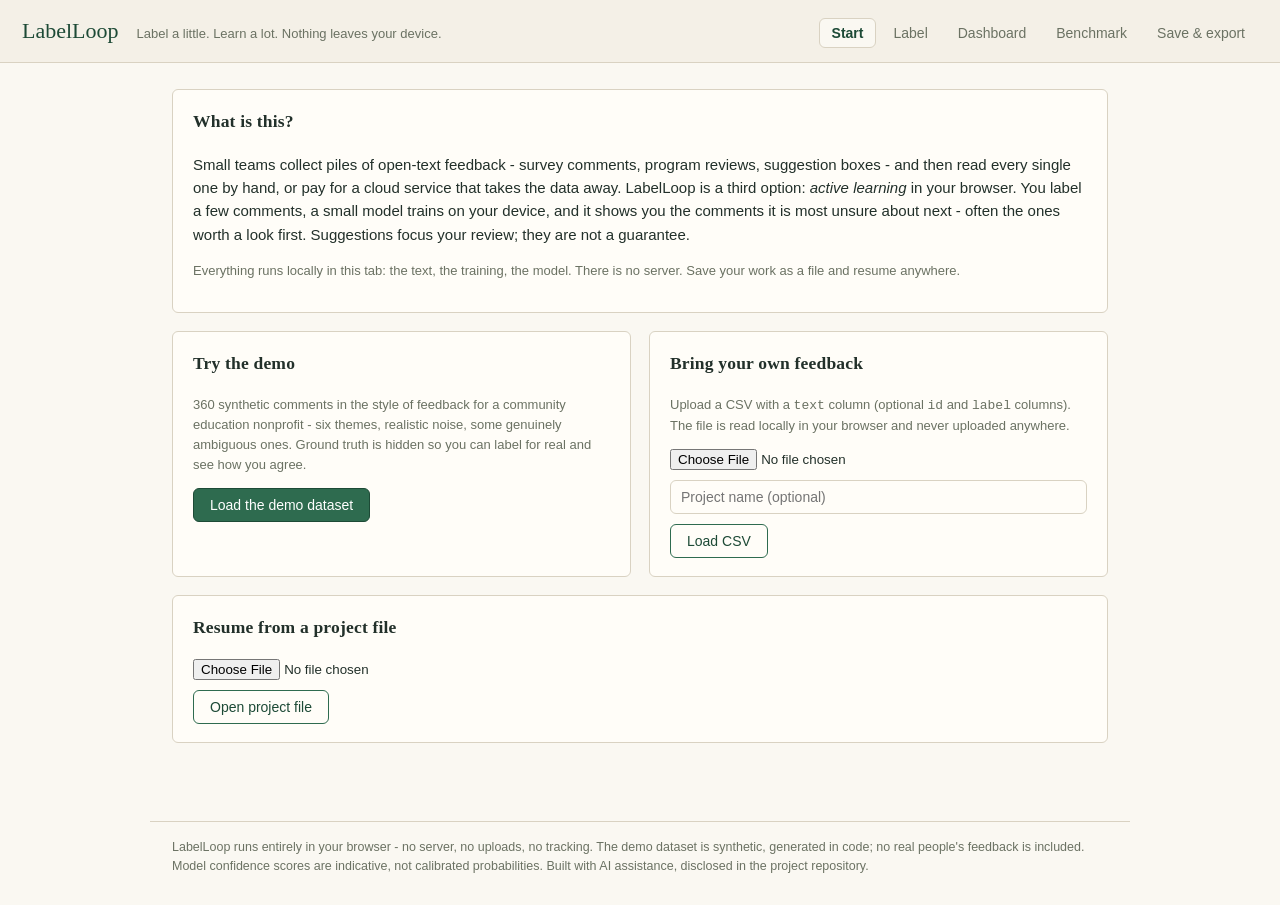
<file: index.html>
<!doctype html>
<html lang="en">
<head>
  <meta charset="utf-8" />
  <meta name="viewport" content="width=device-width, initial-scale=1" />
  <title>LabelLoop - active-learning triage for open-text feedback</title>
  <meta name="description" content="Label a few comments, and LabelLoop's in-browser model picks the ones worth your time next. Everything runs locally on your device." />
  <link rel="stylesheet" href="styles.css" />
</head>
<body>
  <header class="top">
    <span class="brand">LabelLoop</span>
    <span class="tagline">Label a little. Learn a lot. Nothing leaves your device.</span>
    <nav class="tabs" id="tabs">
      <button data-page="start" class="active">Start</button>
      <button data-page="label">Label</button>
      <button data-page="dashboard">Dashboard</button>
      <button data-page="benchmark">Benchmark</button>
      <button data-page="export">Save &amp; export</button>
    </nav>
  </header>

  <main>
    <!-- ---------------------------------------------------------- Start -->
    <section class="page active" id="page-start">
      <div class="panel">
        <h3>What is this?</h3>
        <p>
          Small teams collect piles of open-text feedback - survey comments, program
          reviews, suggestion boxes - and then read every single one by hand, or pay
          for a cloud service that takes the data away. LabelLoop is a third option:
          <em>active learning</em> in your browser. You label a few comments, a small
          model trains on your device, and it shows you the comments it is most unsure
          about next - often the ones worth a look first. Suggestions focus your review; they are not a guarantee.
        </p>
        <p class="muted small">
          Everything runs locally in this tab: the text, the training, the model.
          There is no server. Save your work as a file and resume anywhere.
        </p>
      </div>

      <div class="panel" id="resume-panel" style="display:none">
        <h3>Welcome back</h3>
        <p class="muted small" id="resume-summary"></p>
        <div class="upload-row">
          <button class="btn" id="btn-resume-local">Resume saved session</button>
          <button class="btn ghost" id="btn-discard-local">Discard</button>
        </div>
      </div>

      <div class="grid2">
        <div class="panel">
          <h3>Try the demo</h3>
          <p class="muted small">
            360 synthetic comments in the style of feedback for a community education
            nonprofit - six themes, realistic noise, some genuinely ambiguous ones.
            Ground truth is hidden so you can label for real and see how you agree.
          </p>
          <button class="btn" id="btn-demo">Load the demo dataset</button>
        </div>
        <div class="panel">
          <h3>Bring your own feedback</h3>
          <p class="muted small">
            Upload a CSV with a <code>text</code> column (optional <code>id</code> and
            <code>label</code> columns). The file is read locally in your browser and
            never uploaded anywhere.
          </p>
          <div class="upload-row">
            <input type="file" id="file-csv" accept=".csv,text/csv" />
          </div>
          <div class="upload-row">
            <input type="text" id="csv-project-name" placeholder="Project name (optional)" />
          </div>
          <button class="btn secondary" id="btn-load-csv">Load CSV</button>
        </div>
      </div>

      <div class="panel">
        <h3>Resume from a project file</h3>
        <div class="upload-row">
          <input type="file" id="file-project" accept=".json,application/json" />
        </div>
        <button class="btn secondary" id="btn-load-project">Open project file</button>
      </div>

      <div class="note" id="start-status" style="display:none"></div>
    </section>

    <!-- ---------------------------------------------------------- Label -->
    <section class="page" id="page-label">
      <div class="panel">
        <div style="display:flex; justify-content:space-between; align-items:baseline; flex-wrap:wrap; gap:8px">
          <h3 style="margin:0" id="label-project-name">No project loaded</h3>
          <span class="muted small" id="label-progress-text"></span>
        </div>
        <div class="progress-wrap" style="margin-top:10px"><div class="progress-fill" id="label-progress-fill" style="width:0%"></div></div>
        <div class="chips" id="label-class-chips"></div>
      </div>

      <div class="panel" id="label-work" style="display:none">
        <p class="muted small" id="suggestion-reason"></p>
        <div class="label-card" id="current-text"></div>
        <p class="small muted">What is this comment mainly about?</p>
        <div class="class-buttons" id="class-buttons"></div>
        <div class="upload-row">
          <input type="text" id="new-class-name" placeholder="or add a new theme&hellip;" style="max-width:240px" />
          <button class="btn ghost" id="btn-add-class">Add theme</button>
          <span style="flex:1"></span>
          <button class="btn ghost" id="btn-skip">Skip for now</button>
          <button class="btn ghost" id="btn-undo">Undo last</button>
        </div>
        <div id="after-label" style="display:none">
          <p class="small muted" style="margin-bottom:4px">What the model expected (indicative confidence, not calibrated):</p>
          <div id="conf-bars"></div>
        </div>
      </div>

      <div class="panel" id="label-queue-panel" style="display:none">
        <h3>Coming up</h3>
        <ul class="queue-list" id="queue-list"></ul>
      </div>
    </section>

    <!-- ------------------------------------------------------- Dashboard -->
    <section class="page" id="page-dashboard">
      <div class="panel">
        <h3>Progress</h3>
        <div id="dash-summary" class="muted small">Load a project first.</div>
        <div class="chips" id="dash-chips"></div>
      </div>
      <div class="grid2">
        <div class="panel">
          <h3>What the model has learned</h3>
          <p class="muted small">Strongest words and phrases per theme, by model weight. This is how you check the model is listening to the right signals.</p>
          <div id="top-terms" class="small"></div>
        </div>
        <div class="panel">
          <h3>Unlabeled pile, predicted</h3>
          <p class="muted small">Where the model would put the rest, and how sure it is. Review before trusting.</p>
          <div id="pred-dist" class="small"></div>
        </div>
      </div>
      <div class="panel" id="truth-panel" style="display:none">
        <h3>Demo ground truth check</h3>
        <p class="muted small">The demo set ships with hidden reference labels. This is how often your labels agree with them.</p>
        <div id="truth-stats" class="small"></div>
      </div>
      <div class="panel">
        <h3>Recent activity</h3>
        <ul class="queue-list" id="history-list"></ul>
      </div>
    </section>

    <!-- ------------------------------------------------------- Benchmark -->
    <section class="page" id="page-benchmark">
      <div class="panel">
        <h3>Does active learning actually help?</h3>
        <p class="muted small">
          We simulated the labeling loop on the demo dataset (360 synthetic comments):
          start with 2 labels per theme, then repeatedly ask for 5 more - picked either
          by the model (active) or at random - retrain, and measure macro-F1 on a
          held-out 30% split the simulated labeler never sees. Three seeds; the band is
          &plusmn;1 standard deviation. The numbers below are computed by this
          repository's code (<code>run_benchmark.mjs</code>), not written by hand.
        </p>
        <div class="upload-row">
          <button class="btn secondary" id="btn-rerun-bench">Re-run the benchmark live in this browser</button>
          <span class="muted small" id="bench-status"></span>
        </div>
      </div>
      <div class="panel">
        <div id="bench-chart"></div>
        <div id="bench-numbers" class="small" style="margin-top:10px"></div>
      </div>
      <div class="panel">
        <h3>Held-out quality with all labels</h3>
        <div id="final-report" class="small"></div>
      </div>
      <div class="notice">
        These results come from a synthetic demo dataset with clean themes. Real
        feedback is messier and scores will be lower. Treat this as evidence that the
        labeling loop works end to end - not as a promised accuracy for your data.
      </div>
    </section>

    <!-- ---------------------------------------------------------- Export -->
    <section class="page" id="page-export">
      <div class="panel">
        <h3>Save &amp; resume</h3>
        <p class="muted small">
          Your project is a single JSON file: the comments, your labels, and the full
          history. Download it, resume it anywhere - it is the source of truth.
          (This tab also autosaves to your browser's local storage.)
        </p>
        <p class="muted small" id="export-needs-project" style="display:none">
          Nothing is loaded right now. Resume your saved session from the Start tab
          (or open a project file) and these buttons will export it.
        </p>
        <div class="upload-row">
          <button class="btn" id="btn-download-project">Download project file</button>
          <button class="btn ghost" id="btn-clear-local">Forget autosaved session</button>
        </div>
      </div>
      <div class="panel">
        <h3>Export results</h3>
        <div class="upload-row">
          <button class="btn secondary" id="btn-download-csv">Labeled feedback (CSV)</button>
          <button class="btn secondary" id="btn-download-modelcard">Model card (Markdown)</button>
        </div>
      </div>
      <div class="panel">
        <h3>Start over</h3>
        <button class="btn ghost" id="btn-reset">Close this project</button>
      </div>
    </section>
  </main>

  <footer class="site">
    LabelLoop runs entirely in your browser - no server, no uploads, no tracking.
    The demo dataset is synthetic, generated in code; no real people's feedback is
    included. Model confidence scores are indicative, not calibrated probabilities.
    Built with AI assistance, disclosed in the project repository.
  </footer>

  <script type="module" src="app.js"></script>
</body>
</html>
</file>
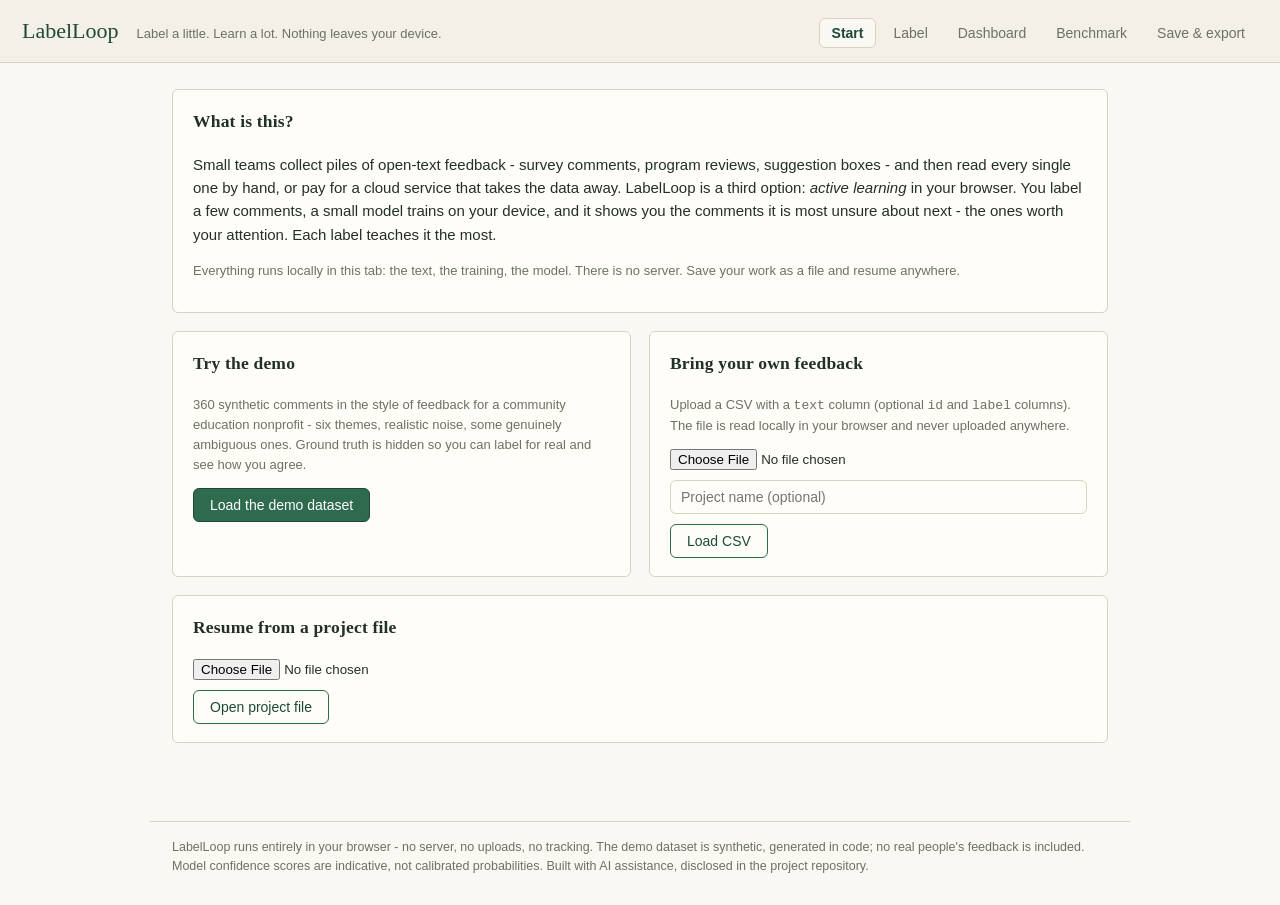
<file: 1-index.html>
<!doctype html>
<html lang="en">
<head>
  <meta charset="utf-8" />
  <meta name="viewport" content="width=device-width, initial-scale=1" />
  <title>LabelLoop - active-learning triage for open-text feedback</title>
  <meta name="description" content="Label a few comments, and LabelLoop's in-browser model picks the ones worth your time next. Everything runs locally on your device." />
  <link rel="stylesheet" href="styles.css" />
</head>
<body>
  <header class="top">
    <span class="brand">LabelLoop</span>
    <span class="tagline">Label a little. Learn a lot. Nothing leaves your device.</span>
    <nav class="tabs" id="tabs">
      <button data-page="start" class="active">Start</button>
      <button data-page="label">Label</button>
      <button data-page="dashboard">Dashboard</button>
      <button data-page="benchmark">Benchmark</button>
      <button data-page="export">Save &amp; export</button>
    </nav>
  </header>

  <main>
    <!-- ---------------------------------------------------------- Start -->
    <section class="page active" id="page-start">
      <div class="panel">
        <h3>What is this?</h3>
        <p>
          Small teams collect piles of open-text feedback - survey comments, program
          reviews, suggestion boxes - and then read every single one by hand, or pay
          for a cloud service that takes the data away. LabelLoop is a third option:
          <em>active learning</em> in your browser. You label a few comments, a small
          model trains on your device, and it shows you the comments it is most unsure
          about next - the ones worth your attention. Each label teaches it the most.
        </p>
        <p class="muted small">
          Everything runs locally in this tab: the text, the training, the model.
          There is no server. Save your work as a file and resume anywhere.
        </p>
      </div>

      <div class="panel" id="resume-panel" style="display:none">
        <h3>Welcome back</h3>
        <p class="muted small" id="resume-summary"></p>
        <div class="upload-row">
          <button class="btn" id="btn-resume-local">Resume saved session</button>
          <button class="btn ghost" id="btn-discard-local">Discard</button>
        </div>
      </div>

      <div class="grid2">
        <div class="panel">
          <h3>Try the demo</h3>
          <p class="muted small">
            360 synthetic comments in the style of feedback for a community education
            nonprofit - six themes, realistic noise, some genuinely ambiguous ones.
            Ground truth is hidden so you can label for real and see how you agree.
          </p>
          <button class="btn" id="btn-demo">Load the demo dataset</button>
        </div>
        <div class="panel">
          <h3>Bring your own feedback</h3>
          <p class="muted small">
            Upload a CSV with a <code>text</code> column (optional <code>id</code> and
            <code>label</code> columns). The file is read locally in your browser and
            never uploaded anywhere.
          </p>
          <div class="upload-row">
            <input type="file" id="file-csv" accept=".csv,text/csv" />
          </div>
          <div class="upload-row">
            <input type="text" id="csv-project-name" placeholder="Project name (optional)" />
          </div>
          <button class="btn secondary" id="btn-load-csv">Load CSV</button>
        </div>
      </div>

      <div class="panel">
        <h3>Resume from a project file</h3>
        <div class="upload-row">
          <input type="file" id="file-project" accept=".json,application/json" />
        </div>
        <button class="btn secondary" id="btn-load-project">Open project file</button>
      </div>

      <div class="note" id="start-status" style="display:none"></div>
    </section>

    <!-- ---------------------------------------------------------- Label -->
    <section class="page" id="page-label">
      <div class="panel">
        <div style="display:flex; justify-content:space-between; align-items:baseline; flex-wrap:wrap; gap:8px">
          <h3 style="margin:0" id="label-project-name">No project loaded</h3>
          <span class="muted small" id="label-progress-text"></span>
        </div>
        <div class="progress-wrap" style="margin-top:10px"><div class="progress-fill" id="label-progress-fill" style="width:0%"></div></div>
        <div class="chips" id="label-class-chips"></div>
      </div>

      <div class="panel" id="label-work" style="display:none">
        <p class="muted small" id="suggestion-reason"></p>
        <div class="label-card" id="current-text"></div>
        <p class="small muted">What is this comment mainly about?</p>
        <div class="class-buttons" id="class-buttons"></div>
        <div class="upload-row">
          <input type="text" id="new-class-name" placeholder="or add a new theme&hellip;" style="max-width:240px" />
          <button class="btn ghost" id="btn-add-class">Add theme</button>
          <span style="flex:1"></span>
          <button class="btn ghost" id="btn-skip">Skip for now</button>
          <button class="btn ghost" id="btn-undo">Undo last</button>
        </div>
        <div id="after-label" style="display:none">
          <p class="small muted" style="margin-bottom:4px">What the model expected (indicative confidence, not calibrated):</p>
          <div id="conf-bars"></div>
        </div>
      </div>

      <div class="panel" id="label-queue-panel" style="display:none">
        <h3>Coming up</h3>
        <ul class="queue-list" id="queue-list"></ul>
      </div>
    </section>

    <!-- ------------------------------------------------------- Dashboard -->
    <section class="page" id="page-dashboard">
      <div class="panel">
        <h3>Progress</h3>
        <div id="dash-summary" class="muted small">Load a project first.</div>
        <div class="chips" id="dash-chips"></div>
      </div>
      <div class="grid2">
        <div class="panel">
          <h3>What the model has learned</h3>
          <p class="muted small">Strongest words and phrases per theme, by model weight. This is how you check the model is listening to the right signals.</p>
          <div id="top-terms" class="small"></div>
        </div>
        <div class="panel">
          <h3>Unlabeled pile, predicted</h3>
          <p class="muted small">Where the model would put the rest, and how sure it is. Review before trusting.</p>
          <div id="pred-dist" class="small"></div>
        </div>
      </div>
      <div class="panel" id="truth-panel" style="display:none">
        <h3>Demo ground truth check</h3>
        <p class="muted small">The demo set ships with hidden reference labels. This is how often your labels agree with them.</p>
        <div id="truth-stats" class="small"></div>
      </div>
      <div class="panel">
        <h3>Recent activity</h3>
        <ul class="queue-list" id="history-list"></ul>
      </div>
    </section>

    <!-- ------------------------------------------------------- Benchmark -->
    <section class="page" id="page-benchmark">
      <div class="panel">
        <h3>Does active learning actually help?</h3>
        <p class="muted small">
          We simulated the labeling loop on the demo dataset (360 synthetic comments):
          start with 2 labels per theme, then repeatedly ask for 5 more - picked either
          by the model (active) or at random - retrain, and measure macro-F1 on a
          held-out 30% split the simulated labeler never sees. Three seeds; the band is
          &plusmn;1 standard deviation. The numbers below are computed by this
          repository's code (<code>scripts/run_benchmark.mjs</code>), not written by hand.
        </p>
        <div class="upload-row">
          <button class="btn secondary" id="btn-rerun-bench">Re-run the benchmark live in this browser</button>
          <span class="muted small" id="bench-status"></span>
        </div>
      </div>
      <div class="panel">
        <div id="bench-chart"></div>
        <div id="bench-numbers" class="small" style="margin-top:10px"></div>
      </div>
      <div class="panel">
        <h3>Held-out quality with all labels</h3>
        <div id="final-report" class="small"></div>
      </div>
      <div class="notice">
        These results come from a synthetic demo dataset with clean themes. Real
        feedback is messier and scores will be lower. Treat this as evidence that the
        labeling loop works and saves effort - not as a promised accuracy for your data.
      </div>
    </section>

    <!-- ---------------------------------------------------------- Export -->
    <section class="page" id="page-export">
      <div class="panel">
        <h3>Save &amp; resume</h3>
        <p class="muted small">
          Your project is a single JSON file: the comments, your labels, and the full
          history. Download it, resume it anywhere - it is the source of truth.
          (This tab also autosaves to your browser's local storage.)
        </p>
        <div class="upload-row">
          <button class="btn" id="btn-download-project">Download project file</button>
          <button class="btn ghost" id="btn-clear-local">Forget autosaved session</button>
        </div>
      </div>
      <div class="panel">
        <h3>Export results</h3>
        <div class="upload-row">
          <button class="btn secondary" id="btn-download-csv">Labeled feedback (CSV)</button>
          <button class="btn secondary" id="btn-download-modelcard">Model card (Markdown)</button>
        </div>
      </div>
      <div class="panel">
        <h3>Start over</h3>
        <button class="btn ghost" id="btn-reset">Close this project</button>
      </div>
    </section>
  </main>

  <footer class="site">
    LabelLoop runs entirely in your browser - no server, no uploads, no tracking.
    The demo dataset is synthetic, generated in code; no real people's feedback is
    included. Model confidence scores are indicative, not calibrated probabilities.
    Built with AI assistance, disclosed in the project repository.
  </footer>

  <script type="module" src="app.js"></script>
</body>
</html>
</file>
<file: styles.css>
/* LabelLoop - handcrafted light theme. Cream paper, ink text, one green accent,
   thin borders, small radii. No card spam, no heavy shadows. */

:root {
  --paper: #faf8f2;
  --panel: #f4f0e7;
  --ink: #22302a;
  --muted: #6b7263;
  --line: #d9d2c2;
  --accent: #2e6b4f;
  --accent-ink: #1d4a36;
  --warn: #b4552d;
}

* { box-sizing: border-box; }

body {
  margin: 0;
  background: var(--paper);
  color: var(--ink);
  font-family: "Segoe UI", "Helvetica Neue", Arial, sans-serif;
  font-size: 15px;
  line-height: 1.55;
}

h1, h2, h3 {
  font-family: Georgia, "Times New Roman", serif;
  font-weight: 600;
  letter-spacing: 0.01em;
  color: var(--ink);
}

header.top {
  border-bottom: 1px solid var(--line);
  background: var(--panel);
  padding: 14px 22px;
  display: flex;
  align-items: baseline;
  gap: 18px;
  flex-wrap: wrap;
}

header.top .brand {
  font-family: Georgia, serif;
  font-size: 22px;
  color: var(--accent-ink);
}

header.top .tagline { color: var(--muted); font-size: 13px; }

nav.tabs { display: flex; gap: 4px; margin-left: auto; flex-wrap: wrap; }

nav.tabs button {
  background: none;
  border: 1px solid transparent;
  border-radius: 6px;
  padding: 6px 12px;
  font-size: 14px;
  color: var(--muted);
  cursor: pointer;
}

nav.tabs button:hover { border-color: var(--line); color: var(--ink); }

nav.tabs button.active {
  background: var(--paper);
  border-color: var(--line);
  color: var(--accent-ink);
  font-weight: 600;
}

main { max-width: 980px; margin: 0 auto; padding: 26px 22px 60px; }

section.page { display: none; }
section.page.active { display: block; }

.panel {
  background: #fffdf8;
  border: 1px solid var(--line);
  border-radius: 6px;
  padding: 18px 20px;
  margin-bottom: 18px;
}

.panel h3 { margin-top: 0; }

button.btn {
  background: var(--accent);
  color: #fff;
  border: 1px solid var(--accent-ink);
  border-radius: 6px;
  padding: 8px 16px;
  font-size: 14px;
  cursor: pointer;
}

button.btn:hover { background: var(--accent-ink); }

button.btn.secondary {
  background: none;
  color: var(--accent-ink);
  border-color: var(--accent);
}

button.btn.secondary:hover { background: var(--panel); }

button.btn.ghost {
  background: none;
  border-color: var(--line);
  color: var(--muted);
}

button.btn.ghost:hover { color: var(--ink); border-color: var(--muted); }

button:disabled { opacity: 0.45; cursor: default; }

.muted { color: var(--muted); }
.small { font-size: 13px; }

.label-card {
  background: #fffdf8;
  border: 1px solid var(--line);
  border-left: 3px solid var(--accent);
  border-radius: 6px;
  padding: 20px 22px;
  font-size: 17px;
  font-family: Georgia, serif;
  margin-bottom: 14px;
  min-height: 72px;
}

.class-buttons { display: flex; flex-wrap: wrap; gap: 8px; margin: 12px 0; }

.class-buttons button {
  border: 1px solid var(--accent);
  color: var(--accent-ink);
  background: #f2f7f3;
  border-radius: 6px;
  padding: 7px 14px;
  font-size: 14px;
  cursor: pointer;
}

.class-buttons button:hover { background: var(--accent); color: #fff; }

.confbar { display: flex; align-items: center; gap: 8px; margin: 3px 0; font-size: 13px; }
.confbar .bar { height: 8px; background: var(--accent); border-radius: 3px; }
.confbar .cls { width: 160px; color: var(--muted); }

.chips { display: flex; flex-wrap: wrap; gap: 6px; margin: 8px 0; }

.chip {
  border: 1px solid var(--line);
  border-radius: 12px;
  padding: 2px 10px;
  font-size: 12.5px;
  color: var(--muted);
  background: var(--panel);
}

.progress-wrap { background: var(--panel); border: 1px solid var(--line); border-radius: 6px; height: 12px; overflow: hidden; }
.progress-fill { height: 100%; background: var(--accent); transition: width 0.2s; }

table.plain { border-collapse: collapse; width: 100%; font-size: 14px; }
table.plain th, table.plain td { border-bottom: 1px solid var(--line); padding: 6px 8px; text-align: left; }
table.plain th { color: var(--muted); font-weight: 600; font-size: 12.5px; text-transform: uppercase; letter-spacing: 0.04em; }

.notice {
  border: 1px solid var(--line);
  border-left: 3px solid var(--warn);
  background: #fdf6ef;
  border-radius: 6px;
  padding: 10px 14px;
  font-size: 13.5px;
  margin-bottom: 14px;
}

.note {
  border: 1px solid var(--line);
  border-left: 3px solid var(--accent);
  background: var(--panel);
  border-radius: 6px;
  padding: 10px 14px;
  font-size: 13.5px;
  margin-bottom: 14px;
}

.queue-list { list-style: none; padding: 0; margin: 8px 0; }
.queue-list li {
  border-bottom: 1px dashed var(--line);
  padding: 6px 2px;
  font-size: 13.5px;
  color: var(--muted);
}

footer.site {
  border-top: 1px solid var(--line);
  padding: 16px 22px 30px;
  color: var(--muted);
  font-size: 12.5px;
  max-width: 980px;
  margin: 0 auto;
}

input[type="text"], textarea, select {
  border: 1px solid var(--line);
  border-radius: 6px;
  padding: 8px 10px;
  font-size: 14px;
  background: #fffdf8;
  color: var(--ink);
  width: 100%;
}

.upload-row { display: flex; gap: 10px; align-items: center; flex-wrap: wrap; margin: 10px 0; }

svg.chart { width: 100%; height: auto; display: block; }

.grid2 { display: grid; grid-template-columns: 1fr 1fr; gap: 18px; }
@media (max-width: 760px) { .grid2 { grid-template-columns: 1fr; } }
</file>
